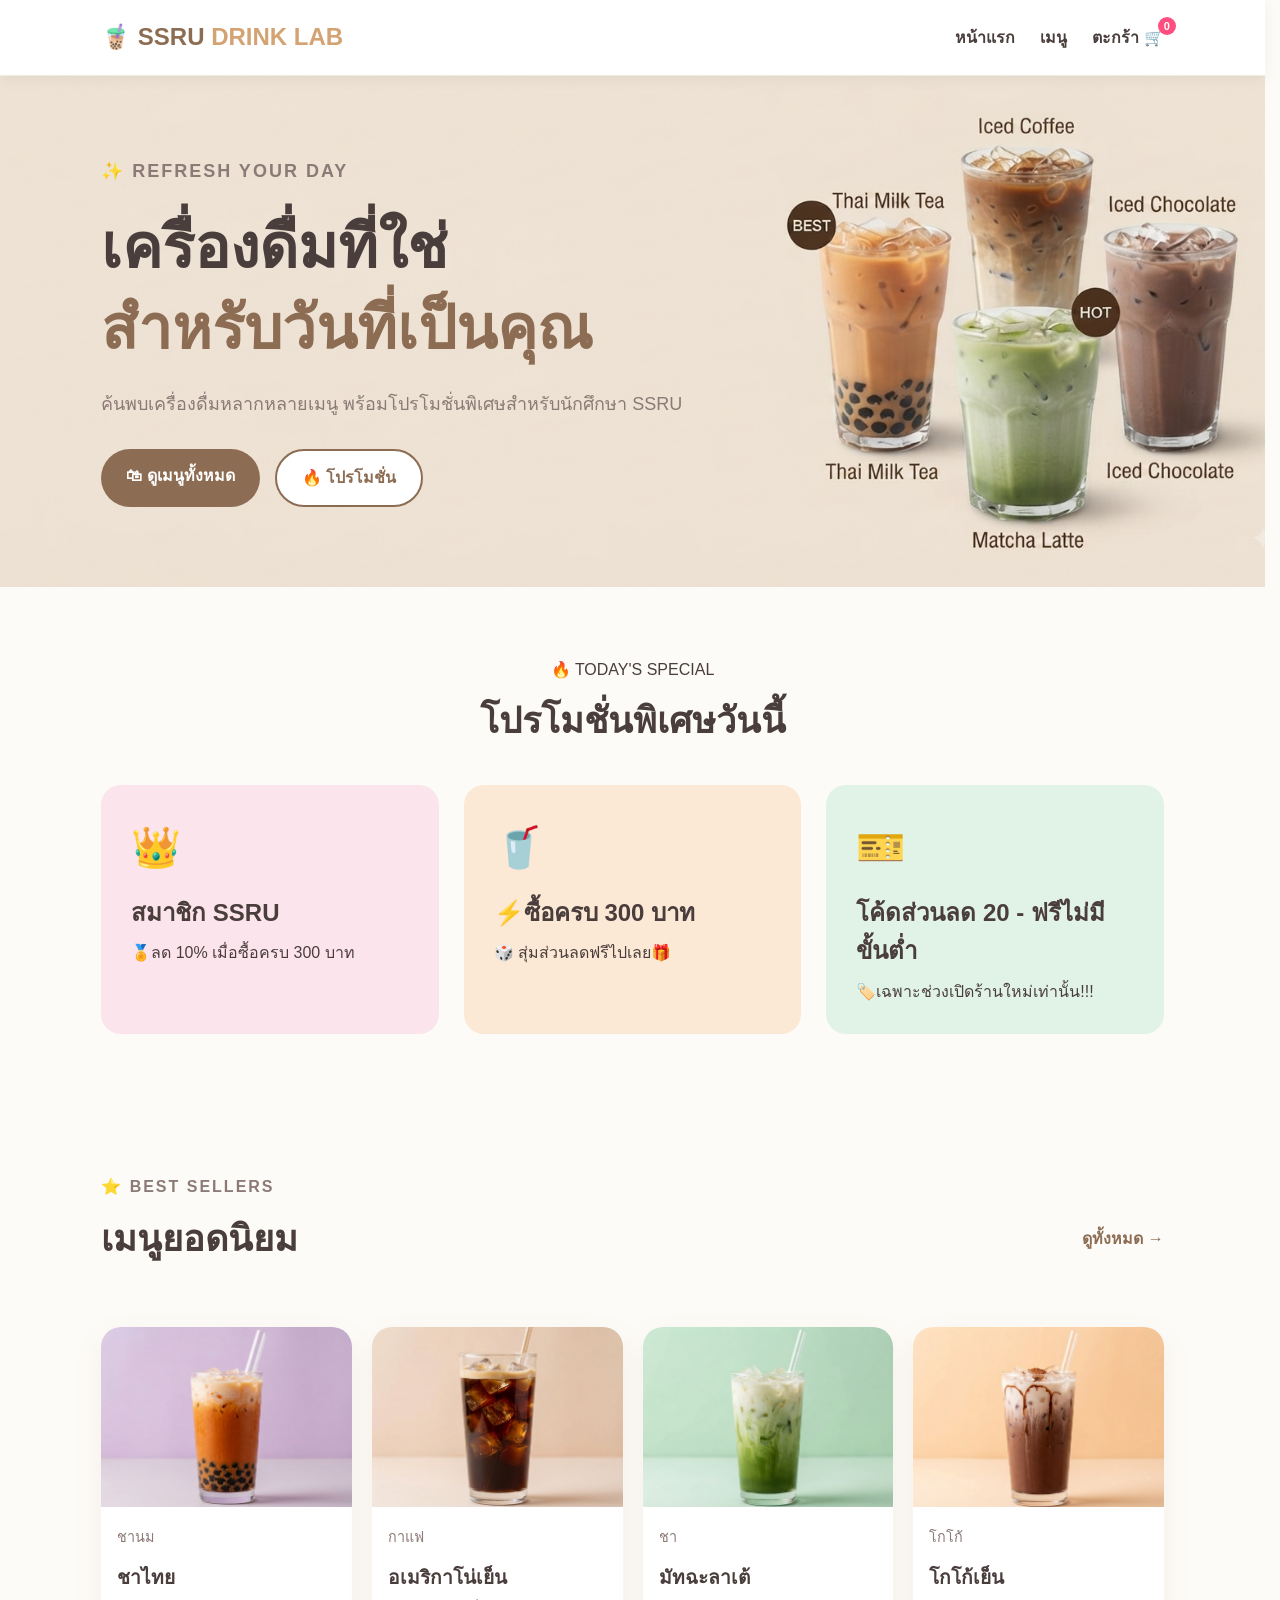
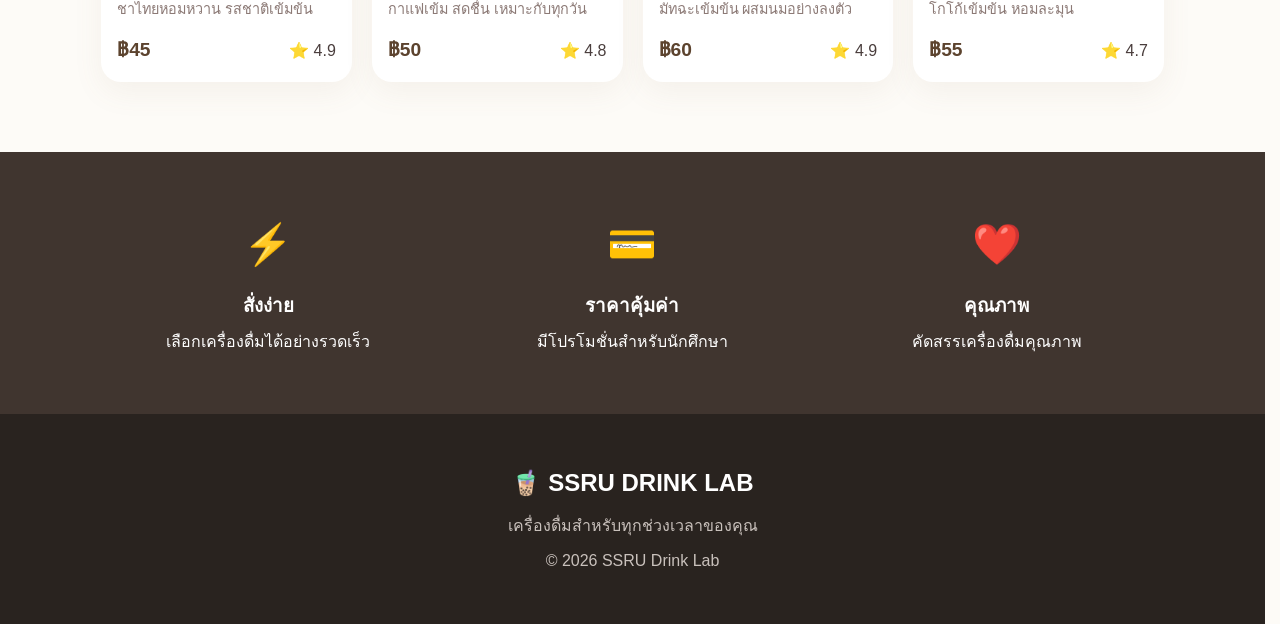
<file: index.html>
<!DOCTYPE html>
<html lang="th">

<head>
    <meta charset="UTF-8">
    <meta name="viewport" content="width=device-width, initial-scale=1.0">

    <title>SSRU Drink Lab</title>

    <link rel="stylesheet" href="style.css">
</head>

<body>

    <header class="navbar">
        <div class="logo">
            🧋 SSRU <span>DRINK LAB</span>
        </div>
        <nav>
            <a href="index.html">หน้าแรก</a>
            <a href="products.html">เมนู</a>

            <div class="cart-wrapper">
                <a href="cart.html">ตะกร้า 🛒</a>
                <span id="cartBadge" class="cart-badge">0</span>
            </div>
            </div>
        </nav>
    </header>

    <main>
        <section class="hero">
            <div class="hero-text">
                <p class="small-title">✨ REFRESH YOUR DAY</p>
                <h1>เครื่องดื่มที่ใช่<br><span>สำหรับวันที่เป็นคุณ</span></h1>
                <p>ค้นพบเครื่องดื่มหลากหลายเมนู พร้อมโปรโมชั่นพิเศษสำหรับนักศึกษา SSRU</p>
                <div class="hero-buttons">
                    <a href="products.html" class="btn-primary">🛍 ดูเมนูทั้งหมด</a>
                    <a href="products.html" class="btn-secondary">🔥 โปรโมชั่น</a>
                </div>
            </div>
        </section>

        <section class="special">
            <p>🔥 TODAY'S SPECIAL</p>
            <h2>โปรโมชั่นพิเศษวันนี้</h2>
            <div class="special-grid">
                <div class="special-card pink">
                    <span>👑</span>
                    <h3>สมาชิก SSRU</h3>
                    <p>🏅ลด 10%
                        เมื่อซื้อครบ 300 บาท</p>
                </div>
                <div class="special-card orange">
                    <span>🥤</span>
                    <h3>⚡ซื้อครบ 300 บาท</h3>
                    <p>🎲 สุ่มส่วนลดฟรีไปเลย🎁</p>
                </div>
                <div class="special-card green">
                    <span>🎫</span>
                    <h3>โค้ดส่วนลด 20 - ฟรีไม่มีขั้นต่ำ</h3>
                    <p>🏷️เฉพาะช่วงเปิดร้านใหม่เท่านั้น!!!</p>
                </div>
            </div>
        </section>

        <section class="best-sellers">
            <div class="section-heading">
                <div>
                    <p class="section-label">⭐ BEST SELLERS</p>
                    <h2>เมนูยอดนิยม</h2>
                </div>
                <a href="products.html">ดูทั้งหมด →</a>
            </div>

            <div class="drink-grid">
                <div class="drink-card">
                    <div class="drink-image purple">
                        <img src="images/thai-tea.png" alt="ชาไทย" class="product-img">
                    </div>
                    <div class="drink-info">
                        <p class="category">ชานม</p>
                        <h3>ชาไทย</h3>
                        <p>ชาไทยหอมหวาน รสชาติเข้มข้น</p>
                        <div class="drink-bottom">
                            <strong>฿45</strong>
                            <span>⭐ 4.9</span>
                        </div>
                    </div>
                </div>

                <div class="drink-card">
                    <div class="drink-image brown">
                        <img src="images/iced-americano.png" alt="อเมริกาโน่เย็น" class="product-img">
                    </div>
                    <div class="drink-info">
                        <p class="category">กาแฟ</p>
                        <h3>อเมริกาโน่เย็น</h3>
                        <p>กาแฟเข้ม สดชื่น เหมาะกับทุกวัน</p>
                        <div class="drink-bottom">
                            <strong>฿50</strong>
                            <span>⭐ 4.8</span>
                        </div>
                    </div>
                </div>

                <div class="drink-card">
                    <div class="drink-image green">
                        <img src="images/matcha-latte.png" alt="มัทฉะลาเต้" class="product-img">
                    </div>
                    <div class="drink-info">
                        <p class="category">ชา</p>
                        <h3>มัทฉะลาเต้</h3>
                        <p>มัทฉะเข้มข้น ผสมนมอย่างลงตัว</p>
                        <div class="drink-bottom">
                            <strong>฿60</strong>
                            <span>⭐ 4.9</span>
                        </div>
                    </div>
                </div>

                <div class="drink-card">
                    <div class="drink-image orange">
                        <img src="images/iced-cocoa.png" alt="โกโก้เย็น" class="product-img">
                    </div>
                    <div class="drink-info">
                        <p class="category">โกโก้</p>
                        <h3>โกโก้เย็น</h3>
                        <p>โกโก้เข้มข้น หอมละมุน</p>
                        <div class="drink-bottom">
                            <strong>฿55</strong>
                            <span>⭐ 4.7</span>
                        </div>
                    </div>
                </div>
            </div>
        </section>

        <section class="features">
            <div>
                <span>⚡</span>
                <h3>สั่งง่าย</h3>
                <p>เลือกเครื่องดื่มได้อย่างรวดเร็ว</p>
            </div>
            <div>
                <span>💳</span>
                <h3>ราคาคุ้มค่า</h3>
                <p>มีโปรโมชั่นสำหรับนักศึกษา</p>
            </div>
            <div>
                <span>❤️</span>
                <h3>คุณภาพ</h3>
                <p>คัดสรรเครื่องดื่มคุณภาพ</p>
            </div>
        </section>
    </main>

    <footer>
        <h2>🧋 SSRU DRINK LAB</h2>
        <p>เครื่องดื่มสำหรับทุกช่วงเวลาของคุณ</p>
        <p>© 2026 SSRU Drink Lab</p>
    </footer>

    <script src="script.js"></script>
</body>

</html>
</file>
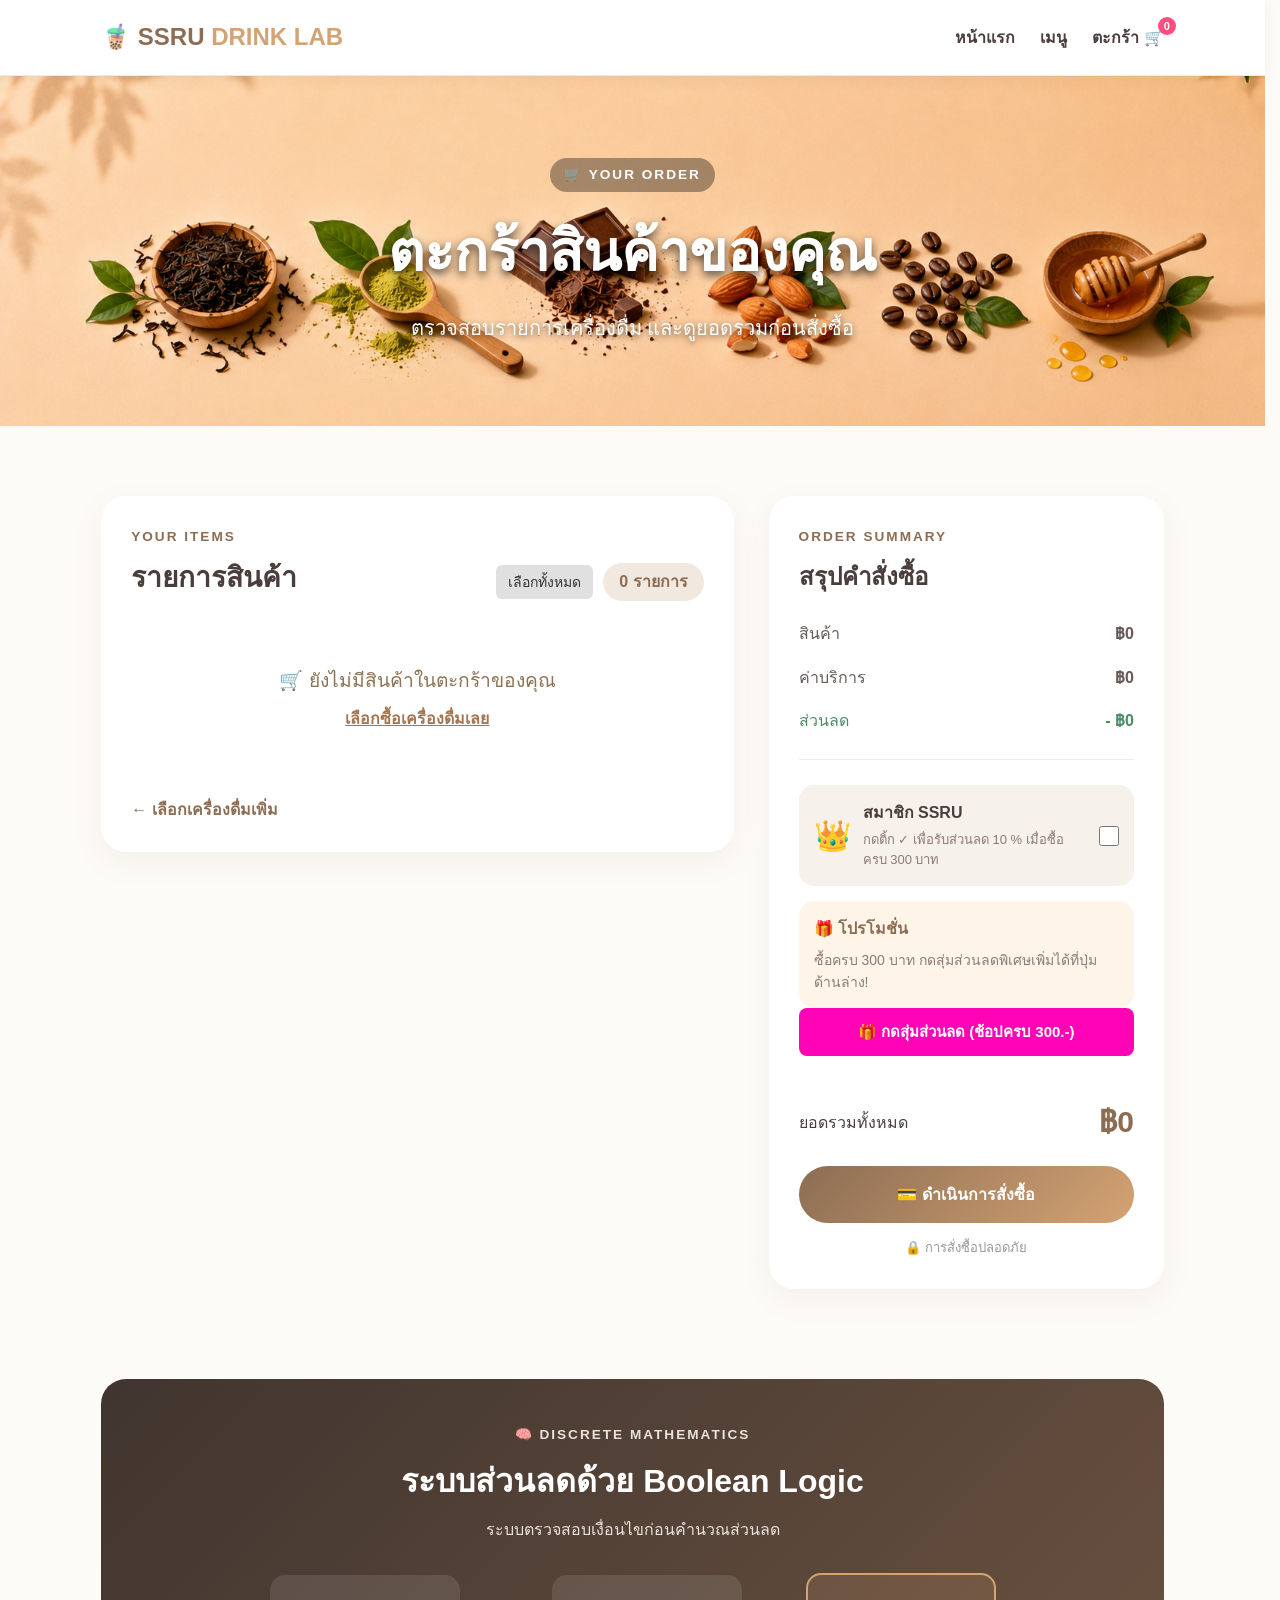
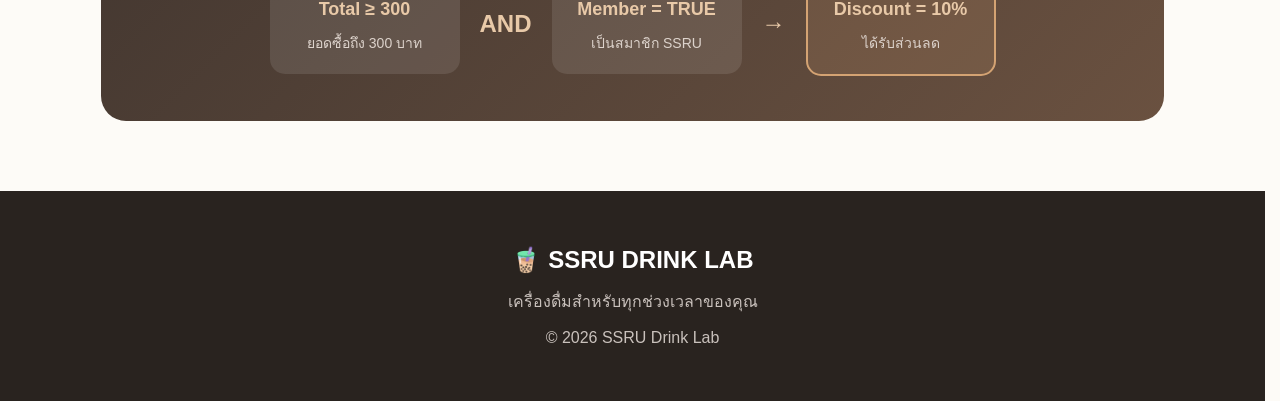
<file: cart.html>
<!DOCTYPE html>
<html lang="th">

<head>
    <meta charset="UTF-8">
    <meta name="viewport" content="width=device-width, initial-scale=1.0">

    <title>SSRU Drink Lab</title>

    <link rel="stylesheet" href="style.css">
</head>

<body>

    <header class="navbar">

        <div class="logo">
            🧋 SSRU <span>DRINK LAB</span>
        </div>

        <nav>
            <a href="index.html">หน้าแรก</a>
            <a href="products.html">เมนู</a>

            <div class="cart-wrapper">
                <a href="cart.html">ตะกร้า 🛒</a>
                <span id="cartBadge" class="cart-badge">0</span>
            </div>
        </nav>

    </header>

    <main>

        <section class="cart-hero">

            <p class="section-label">🛒 YOUR ORDER</p>

            <h1>ตะกร้าสินค้าของคุณ</h1>

            <p>
                ตรวจสอบรายการเครื่องดื่ม
                และดูยอดรวมก่อนสั่งซื้อ
            </p>

        </section>

        <section class="cart-section">

            <div class="cart-layout">

                <!-- CART ITEMS -->

                <div class="cart-items">

                    <div class="cart-title">

                        <div>
                            <p class="section-label">YOUR ITEMS</p>
                            <h2>รายการสินค้า</h2>
                        </div>

                        <div style="display: flex; align-items: center; gap: 10px;">
                            <!-- เพิ่มปุ่มเลือกทั้งหมด -->
                            <button type="button" id="selectAllBtn" onclick="toggleSelectAll()" class="select-all-btn"
                                style="background: #e0e0e0; color: #333; border: none; padding: 6px 12px; border-radius: 6px; cursor: pointer; font-size: 14px;">
                                เลือกทั้งหมด
                            </button>

                            <button id="deleteSelectedBtn" onclick="deleteSelectedItems()" class="delete-selected-btn"
                                style="display: none; background: #ff5252; color: white; border: none; padding: 6px 12px; border-radius: 6px; cursor: pointer; font-size: 14px;">
                                ลบที่เลือก
                            </button>
                            <span id="cartCount">
                                2 รายการ
                            </span>
                        </div>

                    </div>

                    <div id="cartItems"></div>

                    <!-- ADD MORE -->

                    <a href="products.html" class="continue-shopping">
                        ← เลือกเครื่องดื่มเพิ่ม
                    </a>

                </div>

                <!-- ORDER SUMMARY -->

                <aside class="order-summary">

                    <p class="section-label">
                        ORDER SUMMARY
                    </p>

                    <h2>สรุปคำสั่งซื้อ</h2>

                    <div class="summary-row">

                        <span>สินค้า</span>

                        <strong id="subtotal">
                            ฿0
                        </strong>

                    </div>

                    <div class="summary-row">

                        <span>ค่าบริการ</span>

                        <strong>
                            ฿0
                        </strong>

                    </div>

                    <div class="summary-row discount">

                        <span>ส่วนลด</span>

                        <strong id="discount">
                            - ฿0
                        </strong>

                    </div>

                    <hr>

                    <!-- MEMBER -->

                    <div class="member-box">

                        <span>👑</span>

                        <div>

                            <strong>
                                สมาชิก SSRU
                            </strong>

                            <p>
                                กดติ้ก ✓ เพื่อรับส่วนลด 10 % เมื่อซื้อครบ 300 บาท
                            </p>

                        </div>

                        <input type="checkbox" id="memberCheck" onchange="saveMemberStatus(); renderCart()">

                    </div>

                    <!-- PROMOTION -->

                    <div class="promo-box">

                        <strong>
                            🎁 โปรโมชั่น
                        </strong>

                        <p>
                            ซื้อครบ 300 บาท
                            รับส่วนลด 10%
                        </p>

                    </div>

                    <!-- ➕ เพิ่มปุ่มสุ่มส่วนลดตรงนี้ -->
                    <button type="button" id="luckyBtn" class="lucky-btn"
                        style="width: 100%; background: #ff03b7; color: white; border: none; padding: 12px; border-radius: 8px; cursor: pointer; font-weight: bold; margin-bottom: 12px; font-size: 15px;">
                        🎁 กดสุ่มส่วนลด (ช้อปครบ 300.-)
                    </button>

                    <div class="total-row">

                        <span>ยอดรวมทั้งหมด</span>

                        <strong id="total">
                            ฿0
                        </strong>

                    </div>

                    <button class="checkout-btn">
                        💳 ดำเนินการสั่งซื้อ
                    </button>

                    <p class="secure-text">
                        🔒 การสั่งซื้อปลอดภัย
                    </p>

                </aside>

            </div>

        </section>

        <!-- LOGIC EXPLANATION -->

        <section class="logic-box cart-logic">

            <p class="section-label">
                🧠 DISCRETE MATHEMATICS
            </p>

            <h2>
                ระบบส่วนลดด้วย Boolean Logic
            </h2>

            <p>
                ระบบตรวจสอบเงื่อนไขก่อนคำนวณส่วนลด
            </p>

            <div class="condition">

                <div>
                    <strong>
                        Total ≥ 300
                    </strong>

                    <p>
                        ยอดซื้อถึง 300 บาท
                    </p>
                </div>

                <span>AND</span>

                <div>
                    <strong>
                        Member = TRUE
                    </strong>

                    <p>
                        เป็นสมาชิก SSRU
                    </p>
                </div>

                <span>→</span>

                <div class="result">

                    <strong>
                        Discount = 10%
                    </strong>

                    <p>
                        ได้รับส่วนลด
                    </p>

                </div>

            </div>

        </section>

    </main>

    <footer>

        <h2>🧋 SSRU DRINK LAB</h2>

        <p>
            เครื่องดื่มสำหรับทุกช่วงเวลาของคุณ
        </p>

        <p>
            © 2026 SSRU Drink Lab
        </p>

    </footer>

    <script src="script.js"></script>

</body>

</html>
</file>
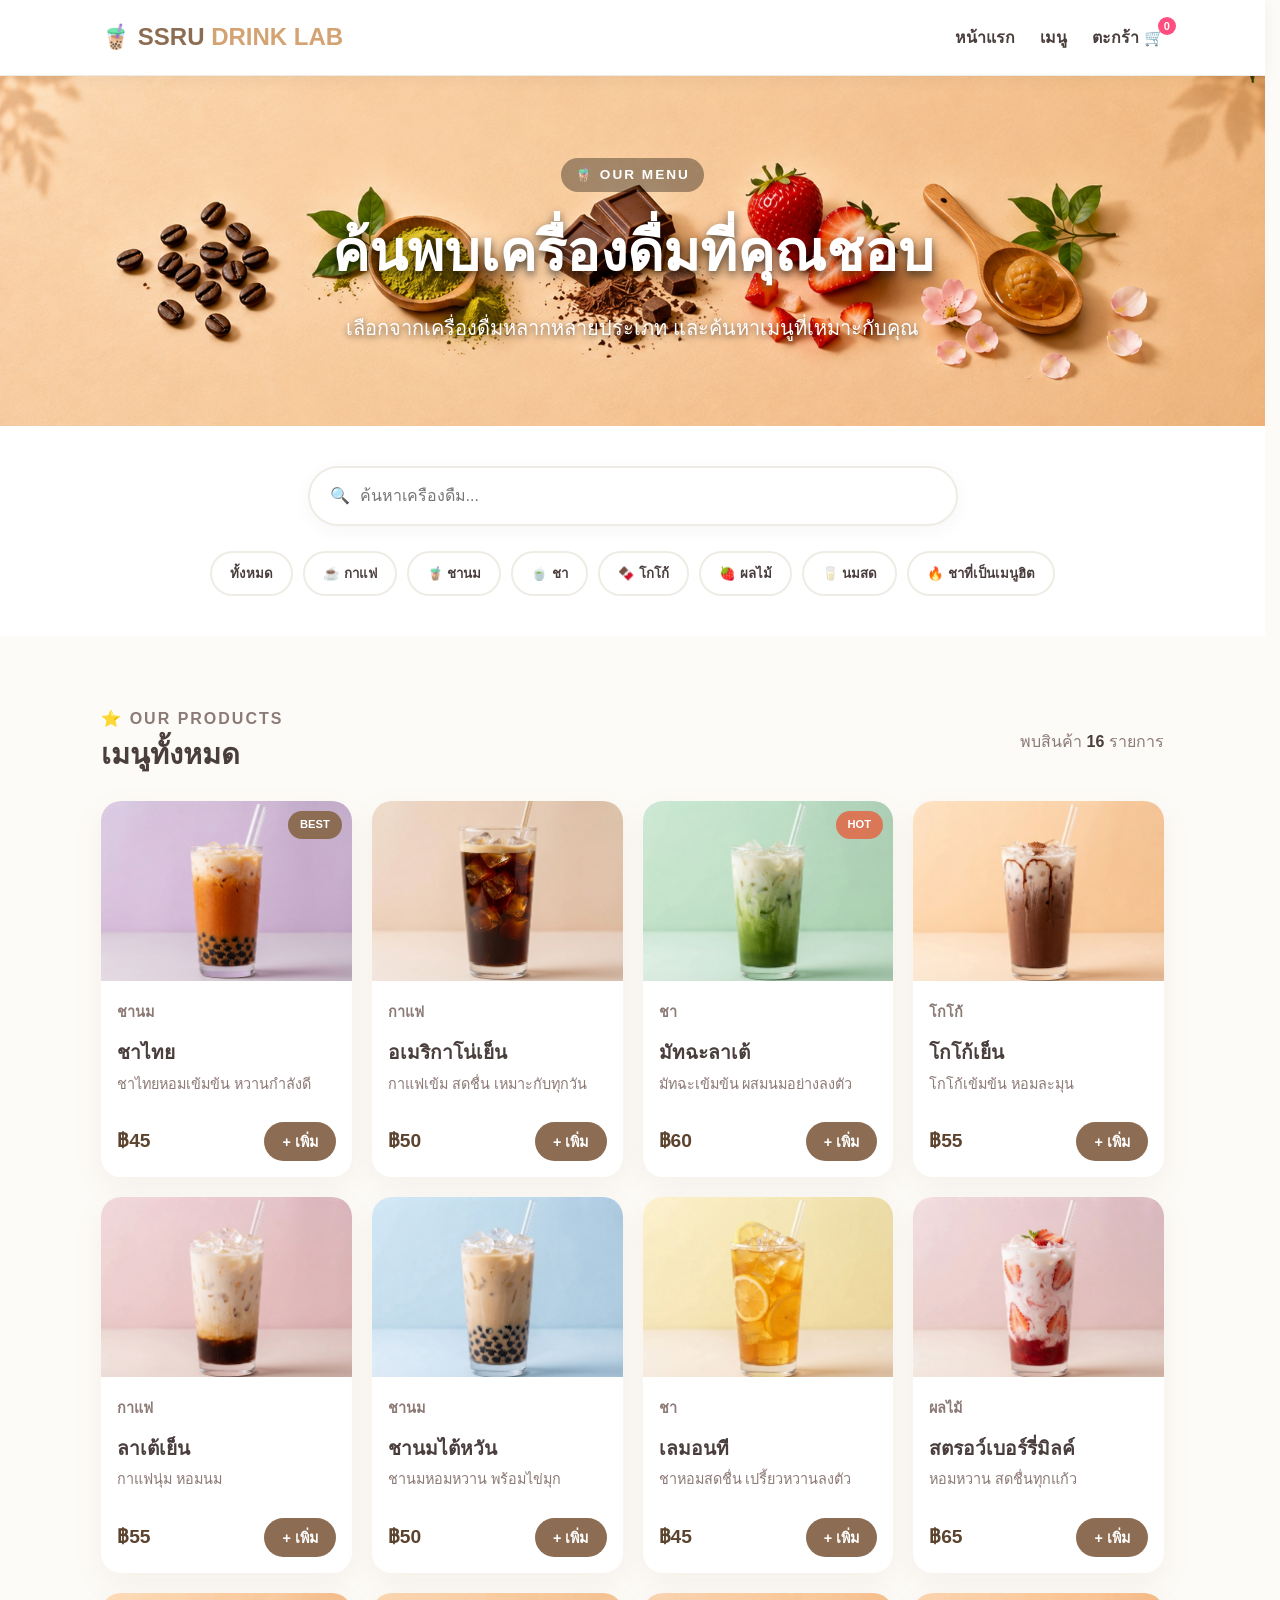
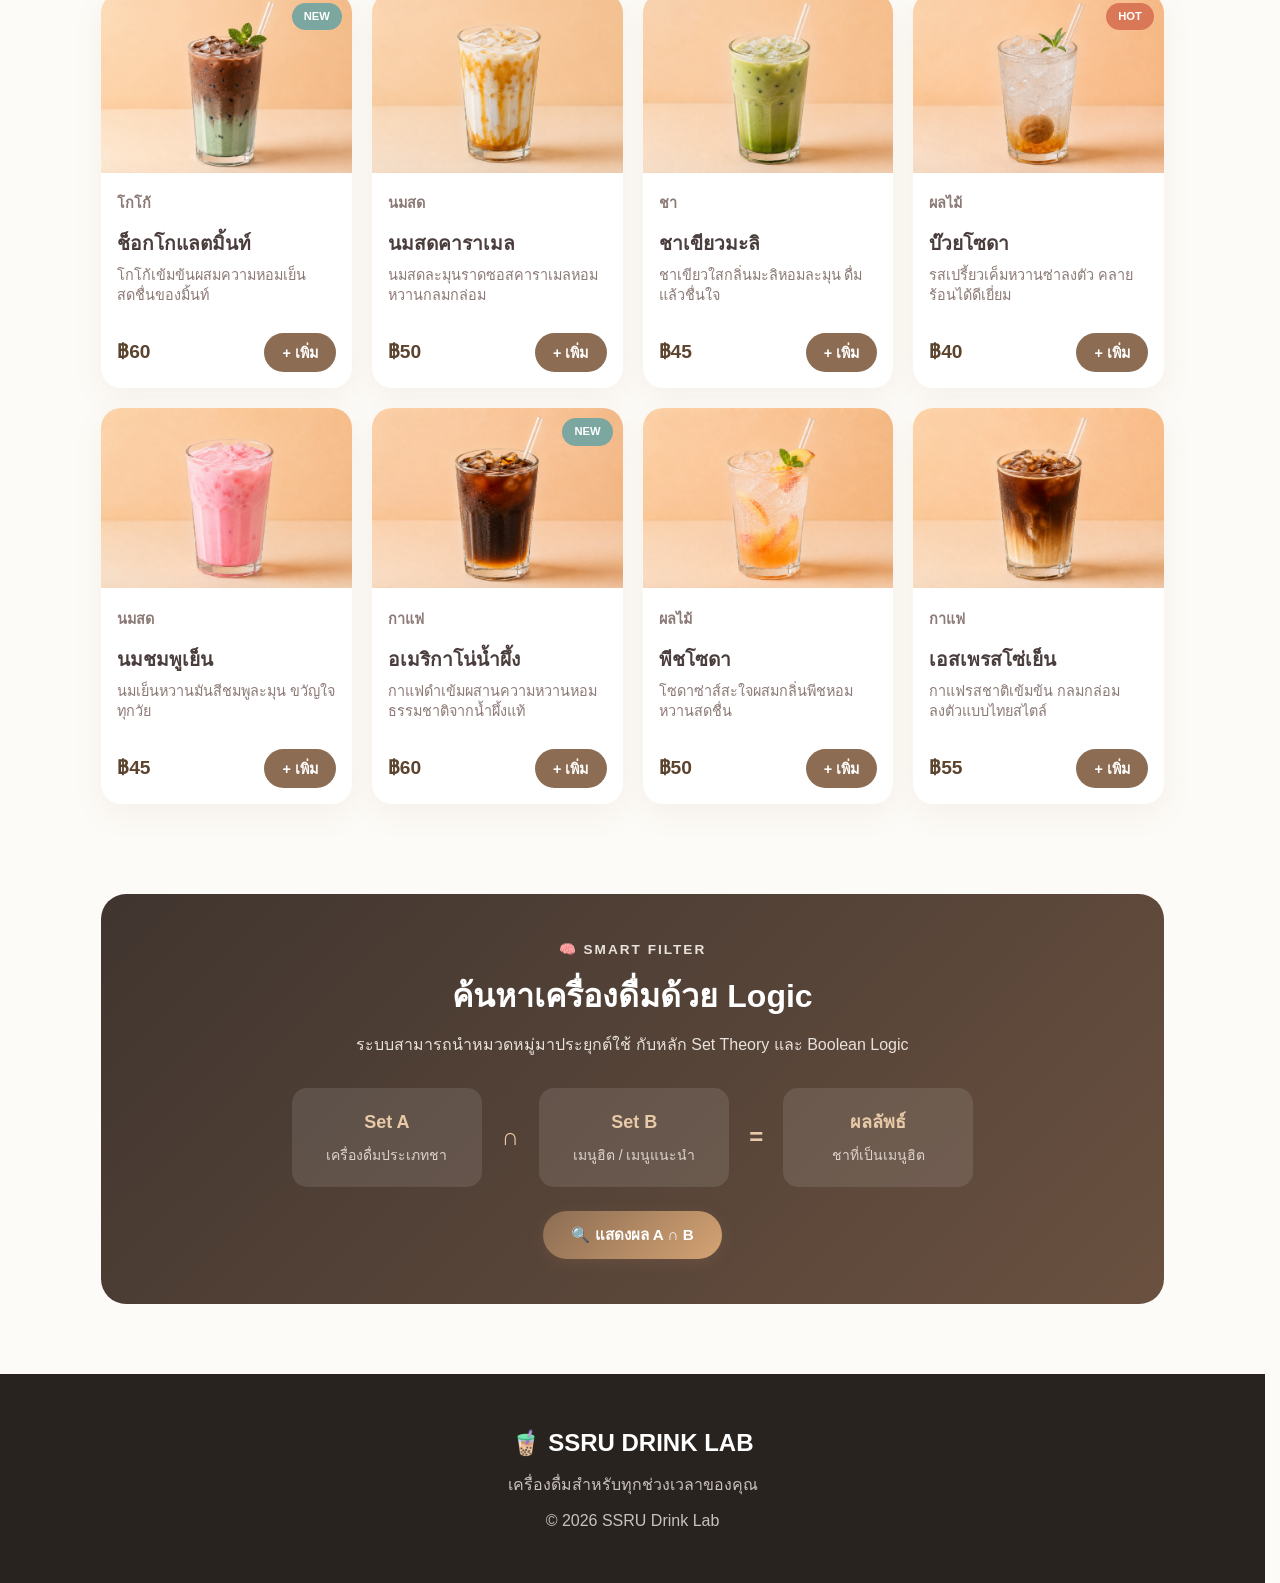
<file: products.html>
<!DOCTYPE html>
<html lang="th">

<head>
    <meta charset="UTF-8">
    <meta name="viewport" content="width=device-width, initial-scale=1.0">

    <title>SSRU Drink Lab</title>

    <link rel="stylesheet" href="style.css">
</head>

<body>

    <header class="navbar">
        <div class="logo">🧋 SSRU <span>DRINK LAB</span></div>
        <nav>
            <a href="index.html">หน้าแรก</a>
            <a href="products.html">เมนู</a>

            <div class="cart-wrapper">
                <a href="cart.html">ตะกร้า 🛒</a>
                <span id="cartBadge" class="cart-badge">0</span>
            </div>
            </div>
        </nav>
    </header>

    <main>
        <!-- PAGE HEADER -->
        <section class="products-hero">
            <p class="section-label">🧋 OUR MENU</p>
            <h1>ค้นพบเครื่องดื่มที่คุณชอบ</h1>
            <p>เลือกจากเครื่องดื่มหลากหลายประเภท และค้นหาเมนูที่เหมาะกับคุณ</p>
        </section>

        <!-- SEARCH & CATEGORY FILTER -->
        <section class="menu-tools">
            <div class="search-box">
                🔍 <input type="text" id="searchInput" placeholder="ค้นหาเครื่องดื่ม...">
            </div>
            <div class="filter-buttons">
                <button id="showAll">ทั้งหมด</button>
                <button data-category="กาแฟ">☕ กาแฟ</button>
                <button data-category="ชานม">🧋 ชานม</button>
                <button data-category="ชา">🍵 ชา</button>
                <button data-category="โกโก้">🍫 โกโก้</button>
                <button data-category="ผลไม้">🍓 ผลไม้</button>
                <button data-category="นมสด">🥛 นมสด</button>
                <button id="intersectionBtn">🔥 ชาที่เป็นเมนูฮิต</button>
            </div>
        </section>

        <!-- PRODUCT LIST -->
        <section class="product-section">
            <div class="section-heading">
                <div>
                    <p class="section-label">⭐ OUR PRODUCTS</p>
                    <h2>เมนูทั้งหมด</h2>
                </div>
                <p>พบสินค้า <strong>16</strong> รายการ</p>
            </div>

            <div class="product-grid">
                <!-- PRODUCT 1 - ชาไทย -->
                <div class="shop-card" data-category="ชานม" data-price="45" data-type="ชา" data-temperature="เย็น">
                    <div class="shop-image purple">
                        <img src="images/thai-tea.png" alt="Iced Thai Tea with Boba">
                        <span class="badge best">BEST</span>
                    </div>
                    <div class="shop-info">
                        <p class="product-category">ชานม</p>
                        <h3>ชาไทย</h3>
                        <p>ชาไทยหอมเข้มข้น หวานกำลังดี</p>
                        <div class="shop-bottom">
                            <strong>฿45</strong>
                            <button onclick="addToCart(1)">+ เพิ่ม</button>
                        </div>
                    </div>
                </div>

                <!-- PRODUCT 2 - อเมริกาโน่เย็น -->
                <div class="shop-card" data-category="กาแฟ" data-price="50" data-type="กาแฟ" data-temperature="เย็น">
                    <div class="shop-image beige">
                        <img src="images/iced-americano.png" alt="Iced Americano">
                    </div>
                    <div class="shop-info">
                        <p class="product-category">กาแฟ</p>
                        <h3>อเมริกาโน่เย็น</h3>
                        <p>กาแฟเข้ม สดชื่น เหมาะกับทุกวัน</p>
                        <div class="shop-bottom">
                            <strong>฿50</strong>
                            <button onclick="addToCart(2)">+ เพิ่ม</button>
                        </div>
                    </div>
                </div>

                <!-- PRODUCT 3 - มัทฉะลาเต้ -->
                <div class="shop-card" data-category="ชา" data-price="60" data-type="ชา" data-temperature="เย็น">
                    <div class="shop-image light-green">
                        <img src="images/matcha-latte.png" alt="Iced Matcha Latte">
                        <span class="badge hot">HOT</span>
                    </div>
                    <div class="shop-info">
                        <p class="product-category">ชา</p>
                        <h3>มัทฉะลาเต้</h3>
                        <p>มัทฉะเข้มข้น ผสมนมอย่างลงตัว</p>
                        <div class="shop-bottom">
                            <strong>฿60</strong>
                            <button onclick="addToCart(3)">+ เพิ่ม</button>
                        </div>
                    </div>
                </div>

                <!-- PRODUCT 4 - โกโก้เย็น -->
                <div class="shop-card" data-category="โกโก้" data-price="55" data-type="โกโก้" data-temperature="เย็น">
                    <div class="shop-image brown">
                        <img src="images/iced-cocoa.png" alt="Iced Cocoa">
                    </div>
                    <div class="shop-info">
                        <p class="product-category">โกโก้</p>
                        <h3>โกโก้เย็น</h3>
                        <p>โกโก้เข้มข้น หอมละมุน</p>
                        <div class="shop-bottom">
                            <strong>฿55</strong>
                            <button onclick="addToCart(4)">+ เพิ่ม</button>
                        </div>
                    </div>
                </div>

                <!-- PRODUCT 5 - ลาเต้เย็น -->
                <div class="shop-card" data-category="กาแฟ" data-price="55" data-type="กาแฟ" data-temperature="เย็น">
                    <div class="shop-image pink">
                        <img src="images/iced-latte.png" alt="Iced Latte">
                    </div>
                    <div class="shop-info">
                        <p class="product-category">กาแฟ</p>
                        <h3>ลาเต้เย็น</h3>
                        <p>กาแฟนุ่ม หอมนม</p>
                        <div class="shop-bottom">
                            <strong>฿55</strong>
                            <button onclick="addToCart(5)">+ เพิ่ม</button>
                        </div>
                    </div>
                </div>

                <!-- PRODUCT 6 - ชานมไต้หวัน -->
                <div class="shop-card" data-category="ชานม" data-price="50" data-type="ชานม" data-temperature="เย็น">
                    <div class="shop-image light-blue">
                        <img src="images/taiwan-milk-tea.png" alt="Taiwan Milk Tea with Boba">
                    </div>
                    <div class="shop-info">
                        <p class="product-category">ชานม</p>
                        <h3>ชานมไต้หวัน</h3>
                        <p>ชานมหอมหวาน พร้อมไข่มุก</p>
                        <div class="shop-bottom">
                            <strong>฿50</strong>
                            <button onclick="addToCart(6)">+ เพิ่ม</button>
                        </div>
                    </div>
                </div>

                <!-- PRODUCT 7 - เลมอนที -->
                <div class="shop-card" data-category="ชา" data-price="45" data-type="ชา" data-temperature="เย็น">
                    <div class="shop-image orange-yellow">
                        <img src="images/lemon-tea.png" alt="Iced Lemon Tea with Slices">
                    </div>
                    <div class="shop-info">
                        <p class="product-category">ชา</p>
                        <h3>เลมอนที</h3>
                        <p>ชาหอมสดชื่น เปรี้ยวหวานลงตัว</p>
                        <div class="shop-bottom">
                            <strong>฿45</strong>
                            <button onclick="addToCart(7)">+ เพิ่ม</button>
                        </div>
                    </div>
                </div>

                <!-- PRODUCT 8 - สตรอว์เบอร์รี่มิลค์ -->
                <div class="shop-card" data-category="ผลไม้" data-price="65" data-type="ผลไม้" data-temperature="เย็น">
                    <div class="shop-image peach">
                        <img src="images/strawberry-milk.png" alt="Iced Strawberry Milk with Slices">
                    </div>
                    <div class="shop-info">
                        <p class="product-category">ผลไม้</p>
                        <h3>สตรอว์เบอร์รี่มิลค์</h3>
                        <p>หอมหวาน สดชื่นทุกแก้ว</p>
                        <div class="shop-bottom">
                            <strong>฿65</strong>
                            <button onclick="addToCart(8)">+ เพิ่ม</button>
                        </div>
                    </div>
                </div>

                <!-- PRODUCT 9 - ช็อกโกแลตมิ้นท์ (NEW) -->
                <div class="shop-card" data-category="โกโก้" data-price="60" data-type="โกโก้" data-temperature="เย็น">
                    <div class="shop-image brown">
                        <img src="images/choco-mint.png" alt="ช็อกโกแลตมิ้นท์">
                        <span class="badge new">NEW</span>
                    </div>
                    <div class="shop-info">
                        <p class="product-category">โกโก้</p>
                        <h3>ช็อกโกแลตมิ้นท์</h3>
                        <p>โกโก้เข้มข้นผสมความหอมเย็นสดชื่นของมิ้นท์</p>
                        <div class="shop-bottom">
                            <strong>฿60</strong>
                            <button onclick="openCustomizeModal(9)">+ เพิ่ม</button>
                        </div>
                    </div>
                </div>

                <!-- PRODUCT 10 - นมสดคาราเมล -->
                <div class="shop-card" data-category="นมสด" data-price="50" data-type="นมสด" data-temperature="เย็น">
                    <div class="shop-image beige">
                        <img src="images/caramel-milk.png" alt="นมสดคาราเมล">
                    </div>
                    <div class="shop-info">
                        <p class="product-category">นมสด</p>
                        <h3>นมสดคาราเมล</h3>
                        <p>นมสดละมุนราดซอสคาราเมลหอมหวานกลมกล่อม</p>
                        <div class="shop-bottom">
                            <strong>฿50</strong>
                            <button onclick="openCustomizeModal(10)">+ เพิ่ม</button>
                        </div>
                    </div>
                </div>

                <!-- PRODUCT 11 - ชาเขียวมะลิ -->
                <div class="shop-card" data-category="ชา" data-price="45" data-type="ชา" data-temperature="เย็น">
                    <div class="shop-image light-green">
                        <img src="images/jasmine-green-tea.png" alt="ชาเขียวมะลิ">
                    </div>
                    <div class="shop-info">
                        <p class="product-category">ชา</p>
                        <h3>ชาเขียวมะลิ</h3>
                        <p>ชาเขียวใสกลิ่นมะลิหอมละมุน ดื่มแล้วชื่นใจ</p>
                        <div class="shop-bottom">
                            <strong>฿45</strong>
                            <button onclick="openCustomizeModal(11)">+ เพิ่ม</button>
                        </div>
                    </div>
                </div>

                <!-- PRODUCT 12 - บ๊วยโซดา (HOT) -->
                <div class="shop-card" data-category="ผลไม้" data-price="40" data-type="ผลไม้" data-temperature="เย็น">
                    <div class="shop-image orange-yellow">
                        <img src="images/plum-soda.png" alt="บ๊วยโซดา">
                        <span class="badge hot">HOT</span>
                    </div>
                    <div class="shop-info">
                        <p class="product-category">ผลไม้</p>
                        <h3>บ๊วยโซดา</h3>
                        <p>รสเปรี้ยวเค็มหวานซ่าลงตัว คลายร้อนได้ดีเยี่ยม</p>
                        <div class="shop-bottom">
                            <strong>฿40</strong>
                            <button onclick="openCustomizeModal(12)">+ เพิ่ม</button>
                        </div>
                    </div>
                </div>

                <!-- PRODUCT 13 - นมชมพูเย็น -->
                <div class="shop-card" data-category="นมสด" data-price="45" data-type="นมสด" data-temperature="เย็น">
                    <div class="shop-image pink">
                        <img src="images/pink-milk.png" alt="นมชมพูเย็น">
                    </div>
                    <div class="shop-info">
                        <p class="product-category">นมสด</p>
                        <h3>นมชมพูเย็น</h3>
                        <p>นมเย็นหวานมันสีชมพูละมุน ขวัญใจทุกวัย</p>
                        <div class="shop-bottom">
                            <strong>฿45</strong>
                            <button onclick="openCustomizeModal(13)">+ เพิ่ม</button>
                        </div>
                    </div>
                </div>

                <!-- PRODUCT 14 - อเมริกาโน่น้ำผึ้ง (NEW) -->
                <div class="shop-card" data-category="กาแฟ" data-price="60" data-type="กาแฟ" data-temperature="เย็น">
                    <div class="shop-image beige">
                        <img src="images/honey-americano.png" alt="อเมริกาโน่น้ำผึ้ง">
                        <span class="badge new">NEW</span>
                    </div>
                    <div class="shop-info">
                        <p class="product-category">กาแฟ</p>
                        <h3>อเมริกาโน่น้ำผึ้ง</h3>
                        <p>กาแฟดำเข้มผสานความหวานหอมธรรมชาติจากน้ำผึ้งแท้</p>
                        <div class="shop-bottom">
                            <strong>฿60</strong>
                            <button onclick="openCustomizeModal(14)">+ เพิ่ม</button>
                        </div>
                    </div>
                </div>

                <!-- PRODUCT 15 - พีชโซดา -->
                <div class="shop-card" data-category="ผลไม้" data-price="50" data-type="ผลไม้" data-temperature="เย็น">
                    <div class="shop-image peach">
                        <img src="images/peach-soda.png" alt="พีชโซดา">
                    </div>
                    <div class="shop-info">
                        <p class="product-category">ผลไม้</p>
                        <h3>พีชโซดา</h3>
                        <p>โซดาซ่าส์สะใจผสมกลิ่นพีชหอมหวานสดชื่น</p>
                        <div class="shop-bottom">
                            <strong>฿50</strong>
                            <button onclick="openCustomizeModal(15)">+ เพิ่ม</button>
                        </div>
                    </div>
                </div>

                <!-- PRODUCT 16 - เอสเพรสโซ่เย็น -->
                <div class="shop-card" data-category="กาแฟ" data-price="55" data-type="กาแฟ" data-temperature="เย็น">
                    <div class="shop-image beige">
                        <img src="images/espresso.png" alt="เอสเพรสโซ่เย็น">
                    </div>
                    <div class="shop-info">
                        <p class="product-category">กาแฟ</p>
                        <h3>เอสเพรสโซ่เย็น</h3>
                        <p>กาแฟรสชาติเข้มข้น กลมกล่อมลงตัวแบบไทยสไตล์</p>
                        <div class="shop-bottom">
                            <strong>฿55</strong>
                            <button onclick="openCustomizeModal(16)">+ เพิ่ม</button>
                        </div>
                    </div>
                </div>
            </div>
        </section>
        </div>
        </section>

        <!-- DISCRETE MATHEMATICS / SMART FILTER -->
        <section class="logic-box">
            <p class="section-label">🧠 SMART FILTER</p>
            <h2>ค้นหาเครื่องดื่มด้วย Logic</h2>
            <p>ระบบสามารถนำหมวดหมู่มาประยุกต์ใช้ กับหลัก Set Theory และ Boolean Logic</p>
            <div class="logic-example">
                <div>
                    <strong>Set A</strong>
                    <p>เครื่องดื่มประเภทชา</p>
                </div>
                <span>∩</span>
                <div>
                    <strong>Set B</strong>
                    <p>เมนูฮิต / เมนูแนะนำ</p>
                </div>
                <span>=</span>
                <div>
                    <strong>ผลลัพธ์</strong>
                    <p>ชาที่เป็นเมนูฮิต</p>
                </div>
            </div>
            <button id="setIntersectionBtn">🔍 แสดงผล A ∩ B</button>
        </section>
    </main>

    <footer>
        <h2>🧋 SSRU DRINK LAB</h2>
        <p>เครื่องดื่มสำหรับทุกช่วงเวลาของคุณ</p>
        <p>© 2026 SSRU Drink Lab</p>
    </footer>

    <script src="script.js"></script>
</body>

</html>
</file>
<file: style.css>
/* =========================================================
   SSRU DRINK LAB
   COMPLETE STYLE - 3 PAGES
   index.html / products.html / cart.html
   ========================================================= */

/* ===== GOOGLE FONT ===== */



/* =========================================================
   GLOBAL
   ========================================================= */

:root {
    --primary: #8C6D53;
    --primary-dark: #5C432E;
    --accent: #D4A373;

    --bg-main: #FDFBF7;
    --bg-card: #FFFFFF;

    --text-main: #4A3E3D;
    --text-muted: #8C7A76;

    --border-color: #EFECE6;

    --shadow: 0 10px 30px rgba(140, 109, 83, 0.08);
}


/* =========================================================
   PAGE SIZE & SCROLLBAR
   ========================================================= */

html {
    width: 100%;
    min-height: 100%;
    overflow-y: scroll;
    scrollbar-gutter: stable;
}


/* =========================================================
   RESET
   ========================================================= */

* {
    box-sizing: border-box;
    margin: 0;
    padding: 0;
}


body {
    width: 100%;
    min-height: 100%;

    font-family: Tahoma, sans-serif;
    background: var(--bg-main);
    color: var(--text-main);
    line-height: 1.6;

}


img {
    max-width: 100%;
}


a {
    color: inherit;
}


button,
input {
    font-family: inherit;
}


/* =========================================================
   NAVBAR
   ========================================================= */

.navbar {
    width: 100%;
    min-height: 76px;
    box-sizing: border-box;

    display: flex;
    justify-content: space-between;
    align-items: center;

    padding: 18px 8%;

    background: #FFFFFF;

    position: sticky;
    top: 0;
    z-index: 100;

    border-bottom: 1px solid var(--border-color);

    box-shadow: 0 3px 15px rgba(0, 0, 0, 0.05);
}

.logo {
    font-size: 24px;
    font-weight: 700;
    color: var(--primary);
    white-space: nowrap;
}


.logo span {
    color: var(--accent);
}


.navbar nav {
    display: flex;
    align-items: center;
    gap: 25px;
}


.navbar nav a {
    color: var(--text-main);
    text-decoration: none;
    font-weight: 600;
    transition: 0.25s ease;
}


.navbar nav a:hover {
    color: var(--primary);
}


/* =========================================================
   COMMON TEXT
   ========================================================= */

.small-title,
.section-label {
    color: var(--primary);
    font-weight: 700;
    letter-spacing: 2px;
    font-size: 0.85rem;
    text-transform: uppercase;
}


.section-heading {
    display: flex;
    justify-content: space-between;
    align-items: center;
    gap: 20px;
    margin-bottom: 1.5rem;
}


.section-heading div {
    display: flex;
    flex-direction: column;
}


.section-heading h2 {
    font-size: 1.8rem;
    font-weight: 700;
    margin: 0;
}


.section-heading p {
    font-size: 1rem;
    color: var(--text-muted);
    margin: 0;
}


.section-heading strong {
    color: var(--text-main);
}


.section-heading a {
    color: var(--primary);
    text-decoration: none;
    font-weight: 700;
}


/* =========================================================
   HOME - HERO
   ========================================================= */

.hero {
    width: 100%;
    min-height: 500px;

    padding: 80px 8%;

    display: flex;
    align-items: center;
    justify-content: space-between;

    background: linear-gradient(
        135deg,
        #F4E8DB,
        #FFF8F1
    );
}
.hero {
    background-image: url('images/banner-drink.png');
    background-size: cover;
    background-position: center;
    background-repeat: no-repeat;

    /* CSS เดิมของ .hero ที่มีอยู่แล้ว */
}

.hero-text {
    max-width: 650px;
}


.hero h1 {
    font-size: 60px;
    line-height: 1.35;
    margin: 20px 0;
}


.hero h1 span {
    color: var(--primary);
}


.hero-text > p {
    font-size: 18px;
    line-height: 1.7;
    color: var(--text-muted);
}


/* =========================================================
   HERO BUTTONS
   ========================================================= */

.hero-buttons {
    display: flex;
    gap: 15px;
    margin-top: 30px;
}


.btn-primary,
.btn-secondary {
    padding: 14px 25px;
    border-radius: 30px;

    text-decoration: none;
    font-weight: 700;

    transition: 0.25s ease;
}


.btn-primary {
    background: var(--primary);
    color: white;
}


.btn-secondary {
    background: white;
    color: var(--primary);
    border: 2px solid var(--primary);
}


.btn-primary:hover,
.btn-secondary:hover {
    transform: translateY(-3px);
}


/* =========================================================
   SPECIAL
   ========================================================= */

.special,
.categories,
.best-sellers {
    padding: 70px 8%;
}


.special {
    text-align: center;
}


.special h2,
.categories h2,
.best-sellers h2 {
    font-size: 36px;
    margin: 10px 0 35px;
}


.special-grid {
    display: grid;
    grid-template-columns: repeat(3, 1fr);
    gap: 25px;
}


.special-card {
    padding: 30px;
    border-radius: 20px;
    text-align: left;
}


.special-card span {
    font-size: 40px;
}


.special-card h3 {
    margin: 15px 0 8px;
    font-size: 24px;
}


/* =========================================================
   COLOR UTILITIES
   ========================================================= */

.pink {
    background: #FCE4EC;
}


.orange {
    background: #FBE8D5;
}


.green {
    background: #E1F3E7;
}


.purple {
    background: #F1E8DF;
}


.brown {
    background: #EAD8CA;
}


.blue {
    background: #E5EFF5;
}


.beige {
    background: #FEF5E7;
}


.light-green {
    background: #E8F5E9;
}


.light-blue {
    background: #E3F2FD;
}


.orange-yellow {
    background: #FFF8E1;
}


.peach {
    background: #FFF3E0;
}


/* =========================================================
   CATEGORIES
   ========================================================= */

.categories {
    background: #FFFFFF;
    text-align: center;
}


.category-grid {
    display: grid;
    grid-template-columns: repeat(5, 1fr);
    gap: 20px;
}


.category-card {
    padding: 25px;

    border-radius: 18px;

    background: #F7F1EB;

    font-size: 35px;

    transition: 0.25s ease;
    cursor: pointer;
}


.category-card span {
    display: block;
    margin-top: 10px;

    font-size: 17px;
    font-weight: 700;
}


.category-card:hover {
    transform: translateY(-8px);
    background: #EFE2D5;
}


/* =========================================================
   PRODUCTS HERO
   ========================================================= */

/* =========================================================
   PRODUCTS HERO (หน้าสินค้า)
   ========================================================= */
.products-hero {
    width: 100% !important;
    height: 350px !important;
    padding: 0 8% !important;
    display: flex !important;
    flex-direction: column !important;
    justify-content: center !important;
    align-items: center !important;
    text-align: center !important;
    background-image: url('images/bannertrue.png') !important;
    background-size: cover !important;
    background-position: center !important;
    background-repeat: no-repeat !important;
    color: #ffffff !important;
    box-sizing: border-box !important;
}

.products-hero h1 {
    font-size: 56px !important;
    margin: 15px 0 !important;
    color: #ffffff !important;
    text-shadow: 0 4px 10px rgba(0, 0, 0, 0.7) !important;
}

.products-hero > p:last-child {
    color: #ffffff !important;
    font-size: 20px !important;
    margin: 0 !important;
    text-shadow: 0 2px 6px rgba(0, 0, 0, 0.6) !important;
}

/* ป้าย Tag ด้านบน (🧋 OUR MENU) */
.products-hero .section-label {
    color: #ffffff;
    background: rgba(0, 0, 0, 0.35); /* ใส่พื้นหลังสีดำใสให้ป้ายเด่นขึ้น */
    padding: 6px 14px;
    border-radius: 20px;
    display: inline-block;
}

/* หัวข้อหลัก (ค้นพบเครื่องดื่มที่คุณชอบ) */
.products-hero h1 {
    font-size: 48px;
    margin: 15px 0;
    color: #ffffff;
    text-shadow: 0 2px 8px rgba(0, 0, 0, 0.6); /* เงาดำช่วยให้ตัวหนังสือลอยออกมาอ่านง่าย */
}

/* ข้อความรายละเอียดด้านล่าง */
.products-hero > p:last-child {
    color: #ffffff;
    font-size: 18px;
    text-shadow: 0 2px 6px rgba(0, 0, 0, 0.6); /* เงาดำช่วยลดการกลืนกับพื้นหลัง */
}


/* =========================================================
   MENU TOOLS
   ========================================================= */

.menu-tools {
    padding: 40px 8%;
    background: #FFFFFF;
}


.search-box {
    max-width: 650px;

    margin: auto;

    display: flex;
    align-items: center;

    gap: 10px;

    padding: 15px 20px;

    border: 2px solid var(--border-color);
    border-radius: 40px;

    box-shadow: 0 5px 20px rgba(0, 0, 0, 0.04);
}


.search-box input {
    width: 100%;

    border: none;
    outline: none;

    font-size: 16px;
    font-family: inherit;

    color: var(--text-main);
}


.filter-section {
    margin-top: 35px;
    text-align: center;
}


.filter-section > p {
    font-weight: 700;
    margin-bottom: 15px;
}


.filter-buttons {
    display: flex;
    justify-content: center;
    gap: 10px;
    flex-wrap: wrap;

    margin-top: 25px;
}


.filter-buttons button {
    padding: 10px 18px;

    border: 2px solid var(--border-color);
    background: #FFFFFF;

    color: var(--text-main);

    border-radius: 25px;

    cursor: pointer;

    font-family: inherit;
    font-weight: 700;

    transition: 0.25s ease;
}


.filter-buttons button:hover {
    background: var(--primary);
    color: white;
    border-color: var(--primary);
}


/* =========================================================
   PRODUCT SECTION
   ========================================================= */

.product-section {
    width: 100%;
    padding: 70px 8%;
}


.product-grid,
.drink-grid {
    display: grid;

    grid-template-columns: repeat(4, minmax(0, 1fr));

    gap: 20px;

    width: 100%;
}


/* =========================================================
   SHOP CARD / DRINK CARD
   ========================================================= */

.shop-card,
.drink-card {
    width: 100%;

    border-radius: 20px;

    background: #FFFFFF;

    overflow: hidden;

    box-shadow: var(--shadow);

    transition:
        transform 0.25s ease,
        box-shadow 0.25s ease;
}


.shop-card:hover,
.drink-card:hover {
    transform: translateY(-5px);

    box-shadow:
        0 12px 30px rgba(140, 109, 83, 0.14);
}


/* =========================================================
   PRODUCT IMAGE
   ========================================================= */

.shop-image,
.drink-image {
    position: relative;

    width: 100%;
    height: 180px;

    overflow: hidden;

    display: flex;
    justify-content: center;
    align-items: center;

    font-size: 80px;
}


.product-img,
.shop-image img {
    width: 100%;
    height: 100%;

    object-fit: cover;

    display: block;
}


/* =========================================================
   BADGES
   ========================================================= */

.badge,
.shop-image .badge {
    position: absolute;

    top: 10px;
    right: 10px;

    padding: 5px 12px;

    border-radius: 15px;

    font-size: 0.7rem;
    font-weight: 700;

    color: white;

    text-transform: uppercase;

    z-index: 2;
}


.badge.best {
    background: var(--primary);
}


.badge.hot {
    background: #D97757;
}


.badge.new {
    background: #7BA7A0;
}


/* =========================================================
   PRODUCT INFO
   ========================================================= */

.shop-info,
.drink-info {
    padding: 1rem;
}


.product-category {
    font-size: 0.8rem;

    font-weight: 700;

    color: var(--primary);

    margin-bottom: 0.3rem;
}


.shop-info h3,
.drink-info h3 {
    font-size: 1.2rem;

    font-weight: 700;

    margin: 0;

    color: var(--text-main);
}


.shop-info p,
.drink-info p {
    font-size: 0.9rem;

    color: var(--text-muted);

    margin: 0.3rem 0 1rem 0;

    line-height: 1.4;
}


.shop-bottom,
.drink-bottom {
    display: flex;

    justify-content: space-between;
    align-items: center;

    margin-top: 1rem;
}


.shop-bottom strong,
.drink-bottom strong {
    font-size: 1.2rem;

    font-weight: 700;

    color: var(--primary-dark);
}


.shop-bottom button,
.drink-bottom button {
    background: var(--primary);

    color: white;

    border: none;

    padding: 8px 18px;

    border-radius: 20px;

    font-size: 0.9rem;
    font-weight: 700;

    cursor: pointer;

    font-family: inherit;

    transition: 0.25s ease;
}


.shop-bottom button:hover,
.drink-bottom button:hover {
    background: var(--primary-dark);

    transform: scale(1.03);
}


/* =========================================================
   CART HERO
   ========================================================= */

/* =========================================================
   บังคับขนาด Hero Banner ให้ยาวขึ้น (Height 350px)
   ========================================================= */

/* =========================================================
   CART HERO (หน้าตะกร้าสินค้า)
   ========================================================= */
.cart-hero {
    width: 100% !important;
    height: 350px !important;
    padding: 0 8% !important;
    display: flex !important;
    flex-direction: column !important;
    justify-content: center !important;
    align-items: center !important;
    text-align: center !important;
    background-image: url('images/bannertree.png') !important;
    background-size: cover !important;
    background-position: center !important;
    background-repeat: no-repeat !important;
    color: #ffffff !important;
    box-sizing: border-box !important;
}

.cart-hero h1 {
    font-size: 56px !important;
    margin: 15px 0 !important;
    color: #ffffff !important;
    text-shadow: 0 4px 10px rgba(0, 0, 0, 0.7) !important;
}

.cart-hero > p:last-child {
    color: #ffffff !important;
    font-size: 20px !important;
    margin: 0 !important;
    text-shadow: 0 2px 6px rgba(0, 0, 0, 0.6) !important;
}

/* =========================================================
   CART SECTION
   ========================================================= */

.cart-section {
    width: 100%;
    padding: 70px 8%;
}


.cart-layout {
    display: grid;

    grid-template-columns: minmax(0, 1.6fr) minmax(320px, 1fr);

    gap: 35px;

    align-items: start;

    width: 100%;
}


/* =========================================================
   CART ITEMS
   ========================================================= */

.cart-items {
    width: 100%;

    background: #FFFFFF;

    padding: 30px;

    border-radius: 25px;

    box-shadow: var(--shadow);
}


.cart-title {
    display: flex;

    justify-content: space-between;
    align-items: flex-end;

    gap: 20px;

    margin-bottom: 25px;
}


.cart-title h2 {
    margin-top: 8px;
    font-size: 28px;
}


.cart-title > span {
    color: var(--text-muted);
}


#cartCount {
    background: #F1E8DF;

    color: var(--primary);

    padding: 6px 16px;

    border-radius: 20px;

    font-weight: 700;

    white-space: nowrap;
}


/* =========================================================
   CART ITEM
   ========================================================= */

.cart-item {
    display: grid;

    grid-template-columns: 100px minmax(0, 1fr) auto;

    gap: 20px;

    align-items: center;

    padding: 20px 0;

    border-bottom: 1px solid var(--border-color);
}


.cart-product-image {
    width: 100px;
    height: 100px;

    border-radius: 18px;

    display: flex;

    align-items: center;
    justify-content: center;

    overflow: hidden;

    font-size: 50px;
}


.cart-product-image img {
    width: 100%;
    height: 100%;

    object-fit: cover;

    display: block;
}


.cart-product-info {
    min-width: 0;
}


.cart-product-info h3 {
    margin: 7px 0;
    font-size: 20px;
}


.cart-product-info > p:not(.product-category) {
    color: var(--text-muted);

    margin-bottom: 12px;
}


/* =========================================================
   QUANTITY
   ========================================================= */

.quantity {
    display: flex;

    align-items: center;

    gap: 12px;
}


.quantity button {
    width: 30px;
    height: 30px;

    border: none;

    border-radius: 50%;

    background: #F1E8DF;

    color: var(--primary);

    font-size: 18px;

    cursor: pointer;

    font-weight: 700;

    transition: 0.2s;
}


.quantity button:hover {
    background: var(--primary);

    color: white;
}


.quantity span {
    font-weight: 700;
}


.cart-price {
    color: var(--primary);

    font-size: 22px;

    font-weight: 700;

    white-space: nowrap;
}


.continue-shopping {
    display: inline-block;

    margin-top: 25px;

    color: var(--primary);

    text-decoration: none;

    font-weight: 700;
}


/* =========================================================
   ORDER SUMMARY
   ========================================================= */

.order-summary {
    width: 100%;

    background: #FFFFFF;

    padding: 30px;

    border-radius: 25px;

    box-shadow: var(--shadow);

    position: sticky;

    top: 100px;
}


.order-summary h2 {
    margin: 10px 0 25px;

    font-size: 24px;
}


.summary-row {
    display: flex;

    justify-content: space-between;

    gap: 20px;

    margin: 18px 0;

    color: #655A57;
}


.summary-row.discount {
    color: #4E8B68;
}


.order-summary hr {
    border: none;

    border-top: 1px solid var(--border-color);

    margin: 25px 0;
}


/* =========================================================
   MEMBER BOX
   ========================================================= */

.member-box {
    display: flex;

    align-items: center;

    gap: 12px;

    padding: 15px;

    background: #F7F1EB;

    border-radius: 15px;
}


.member-box > span {
    font-size: 30px;
}


.member-box div {
    flex: 1;
}


.member-box p {
    color: var(--text-muted);

    font-size: 13px;

    margin-top: 4px;
}


.member-box input[type="checkbox"] {
    width: 20px;
    height: 20px;

    cursor: pointer;
}


/* =========================================================
   PROMOTION
   ========================================================= */

.promo-box {
    margin-top: 15px;

    padding: 15px;

    border-radius: 15px;

    background: #FFF4E8;
}


.promo-box strong {
    color: var(--primary);
}


.promo-box p {
    margin-top: 7px;

    color: var(--text-muted);

    font-size: 14px;
}


/* =========================================================
   TOTAL
   ========================================================= */

.total-row {
    display: flex;

    justify-content: space-between;
    align-items: center;

    gap: 20px;

    margin: 30px 0 20px;
}


.total-row strong {
    font-size: 30px;

    color: var(--primary);
}


/* =========================================================
   CHECKOUT
   ========================================================= */

.checkout-btn {
    width: 100%;

    padding: 16px;

    border: none;

    border-radius: 30px;

    background: linear-gradient(
        135deg,
        var(--primary),
        var(--accent)
    );

    color: white;

    font-size: 16px;

    font-weight: 700;

    cursor: pointer;

    font-family: inherit;

    transition: 0.25s ease;
}


.checkout-btn:hover {
    transform: translateY(-3px);

    box-shadow:
        0 10px 25px rgba(140, 109, 83, 0.25);
}


.secure-text {
    text-align: center;

    color: #999;

    font-size: 13px;

    margin-top: 15px;
}


/* =========================================================
   LOGIC BOX
   ========================================================= */

.logic-box,
.cart-logic {
    margin: 20px 8% 70px;

    padding: 45px;

    border-radius: 25px;

    background: linear-gradient(
        135deg,
        #40352F,
        #6A5140
    );

    color: white;

    text-align: center;
}


.logic-box h2,
.cart-logic h2 {
    font-size: 32px;

    margin: 10px 0;
}


.logic-box > p,
.cart-logic > p {
    color: #E9E2DC;
}


.condition,
.logic-example {
    display: flex;

    justify-content: center;
    align-items: center;

    gap: 20px;

    margin-top: 30px;

    flex-wrap: wrap;
}


.condition > div,
.logic-example div {
    min-width: 190px;

    padding: 20px;

    border-radius: 15px;

    background: rgba(255, 255, 255, 0.1);
}


.condition strong,
.logic-example strong {
    color: #E8C9A8;

    font-size: 18px;
}


.condition p,
.logic-example p {
    margin-top: 8px;

    color: #DDD3CC;

    font-size: 14px;
}


.condition > span,
.logic-example > span {
    font-weight: 700;

    font-size: 24px;

    color: #E8C9A8;
}


.condition .result,
.logic-example .result {
    border: 2px solid #D4A373;

    background: rgba(212, 163, 115, 0.15);
}


/* =========================================================
   SMART FILTER BUTTON
   ========================================================= */

#setIntersectionBtn {
    background: linear-gradient(
        135deg,
        var(--primary),
        var(--accent)
    );

    color: #FFFFFF;

    border: none;

    padding: 12px 28px;

    font-size: 0.95rem;

    font-weight: 700;

    font-family: inherit;

    border-radius: 50px;

    cursor: pointer;

    margin-top: 24px;

    box-shadow:
        0 4px 15px rgba(140, 109, 83, 0.25);

    transition: all 0.25s ease;

    display: inline-flex;

    align-items: center;

    justify-content: center;

    gap: 8px;
}


#setIntersectionBtn:hover {
    background: linear-gradient(
        135deg,
        var(--primary-dark),
        var(--primary)
    );

    transform: translateY(-2px);

    box-shadow:
        0 8px 22px rgba(140, 109, 83, 0.3);
}


#setIntersectionBtn:active {
    transform: translateY(0);
}


/* =========================================================
   FEATURES
   ========================================================= */

.features {
    display: grid;

    grid-template-columns: repeat(3, 1fr);

    gap: 30px;

    padding: 60px 8%;

    background: #40352F;

    color: white;

    text-align: center;
}


.features span {
    font-size: 40px;
}


.features h3 {
    margin: 15px 0 8px;
}


/* =========================================================
   FOOTER
   ========================================================= */

footer {
    width: 100%;

    padding: 50px 8%;

    background: #29231F;

    color: white;

    text-align: center;
}


footer p {
    margin-top: 10px;

    color: #C9C1BC;
}


/* =========================================================
   TOAST
   ========================================================= */

.custom-toast {
    position: fixed;

    bottom: 30px;
    right: 30px;

    background: #40352F;

    color: #FFFFFF;

    padding: 12px 24px;

    border-radius: 12px;

    box-shadow:
        0 10px 30px rgba(0, 0, 0, 0.2);

    font-family: Tahoma, sans-serif; 

    font-size: 0.95rem;

    z-index: 9999;

    opacity: 0;

    transform: translateY(20px);

    transition: all 0.3s ease;

    border-left: 5px solid var(--accent);
}


.custom-toast.show {
    opacity: 1;

    transform: translateY(0);
}


@keyframes fadeIn {
    from {
        opacity: 0;
        transform: translateY(5px);
    }

    to {
        opacity: 1;
        transform: translateY(0);
    }
}


/* =========================================================
   RESPONSIVE
   ========================================================= */

@media (max-width: 1100px) {

    .product-grid,
    .drink-grid {
        grid-template-columns: repeat(3, minmax(0, 1fr));
    }

}


@media (max-width: 850px) {

    .cart-layout {
        grid-template-columns: 1fr;
    }


    .order-summary {
        position: static;
    }


    .hero {
        flex-direction: column;

        text-align: center;

        gap: 40px;
    }


    .hero-buttons {
        justify-content: center;
    }


    .category-grid {
        grid-template-columns: repeat(3, 1fr);
    }


    .product-grid,
    .drink-grid {
        grid-template-columns: repeat(2, minmax(0, 1fr));
    }

}


@media (max-width: 768px) {

    .special-grid,
    .features {
        grid-template-columns: 1fr;
    }


    .cart-item {
        grid-template-columns: 80px minmax(0, 1fr);
    }


    .cart-product-image {
        width: 80px;
        height: 80px;
    }


    .cart-price {
        grid-column: 2;
    }


    .logic-box,
    .cart-logic {
        margin-left: 4%;
        margin-right: 4%;
        padding: 30px 20px;
    }

}


@media (max-width: 600px) {

    .navbar {
        flex-direction: column;

        gap: 15px;

        padding: 15px 5%;
    }


    .navbar nav {
        gap: 12px;
    }


    .hero,
    .products-hero,
    .cart-hero {
        padding: 60px 5%;
    }


    .hero h1 {
        font-size: 40px;
    }


    .products-hero h1,
    .cart-hero h1 {
        font-size: 32px;
    }


    .special,
    .categories,
    .best-sellers,
    .product-section,
    .cart-section {
        padding-left: 5%;
        padding-right: 5%;
    }


    .product-grid,
    .drink-grid {
        grid-template-columns: 1fr;
    }


    .category-grid {
        grid-template-columns: repeat(2, 1fr);
    }


    .section-heading {
        align-items: flex-start;

        flex-direction: column;
    }


    .cart-title {
        align-items: flex-start;

        flex-direction: column;
    }


    .cart-items,
    .order-summary {
        padding: 20px;
    }


    .cart-item {
        grid-template-columns: 70px minmax(0, 1fr);
        gap: 15px;
    }


    .cart-product-image {
        width: 70px;
        height: 70px;
    }


    .cart-price {
        grid-column: 2;
    }


    .logic-box,
    .cart-logic {
        margin-left: 4%;
        margin-right: 4%;

        padding: 25px 15px;
    }


    .logic-box h2,
    .cart-logic h2 {
        font-size: 25px;
    }

}
.cart-wrapper {
    position: relative;
    display: inline-block;
}

.cart-badge {
    position: absolute;
    top: -8px;
    right: -12px;
    width: 18px;
    height: 18px;
    background: #ff4f81;
    color: white;
    border-radius: 50%;
    font-family: Arial, sans-serif;
    font-size: 11px;
    font-weight: bold;
    line-height: 18px;
    text-align: center;
    padding: 0;
    margin: 0;
    pointer-events: none;
}
/* 1. ทำให้การ์ดสินค้าทุกอันเป็น Flexbox และสูงเท่ากันตลอดแนว */
.shop-card {
    display: flex;
    flex-direction: column;
    height: 100%; /* ให้การ์ดสูงเต็มพื้นที่กริด */
}

/* 2. ให้ส่วนข้อความภายในขยายเต็มพื้นที่ที่เหลือ */
.shop-info {
    display: flex;
    flex-direction: column;
    flex-grow: 1; /* ดึงพื้นที่ว่างทั้งหมดใน Card มาใช้ */
}

/* 3. ดันแถวราคาและปุ่ม (+ เพิ่ม) ลงมาชิดขอบด้านล่างสุดของ Card เสมอ */
.shop-bottom {
    display: flex;
    align-items: center;
    justify-content: space-between;
    margin-top: auto; /* ดันให้อยู่ล่างสุดอัตโนมัติ */
    padding-top: 12px;
}
/* ป้าย Tag ด้านบนของหน้า Cart ให้มีพื้นหลังสวยๆ แบบหน้า Product */
.cart-hero .section-label {
    color: #ffffff !important;
    background: rgba(0, 0, 0, 0.35) !important; /* พื้นหลังสีดำโปร่งแสง */
    padding: 6px 14px !important;
    border-radius: 20px !important;
    display: inline-block !important;
}

/* ปรับสีตัวหนังสือหัวข้อหลักและข้อความรองของหน้า Cart ให้เป็นสีขาวชัดเจน */
.cart-hero h1 {
    color: #ffffff !important;
    text-shadow: 0 4px 10px rgba(0, 0, 0, 0.7) !important;
}

.cart-hero > p:last-child {
    color: #ffffff !important;
    text-shadow: 0 2px 6px rgba(0, 0, 0, 0.6) !important;
}
</file>
